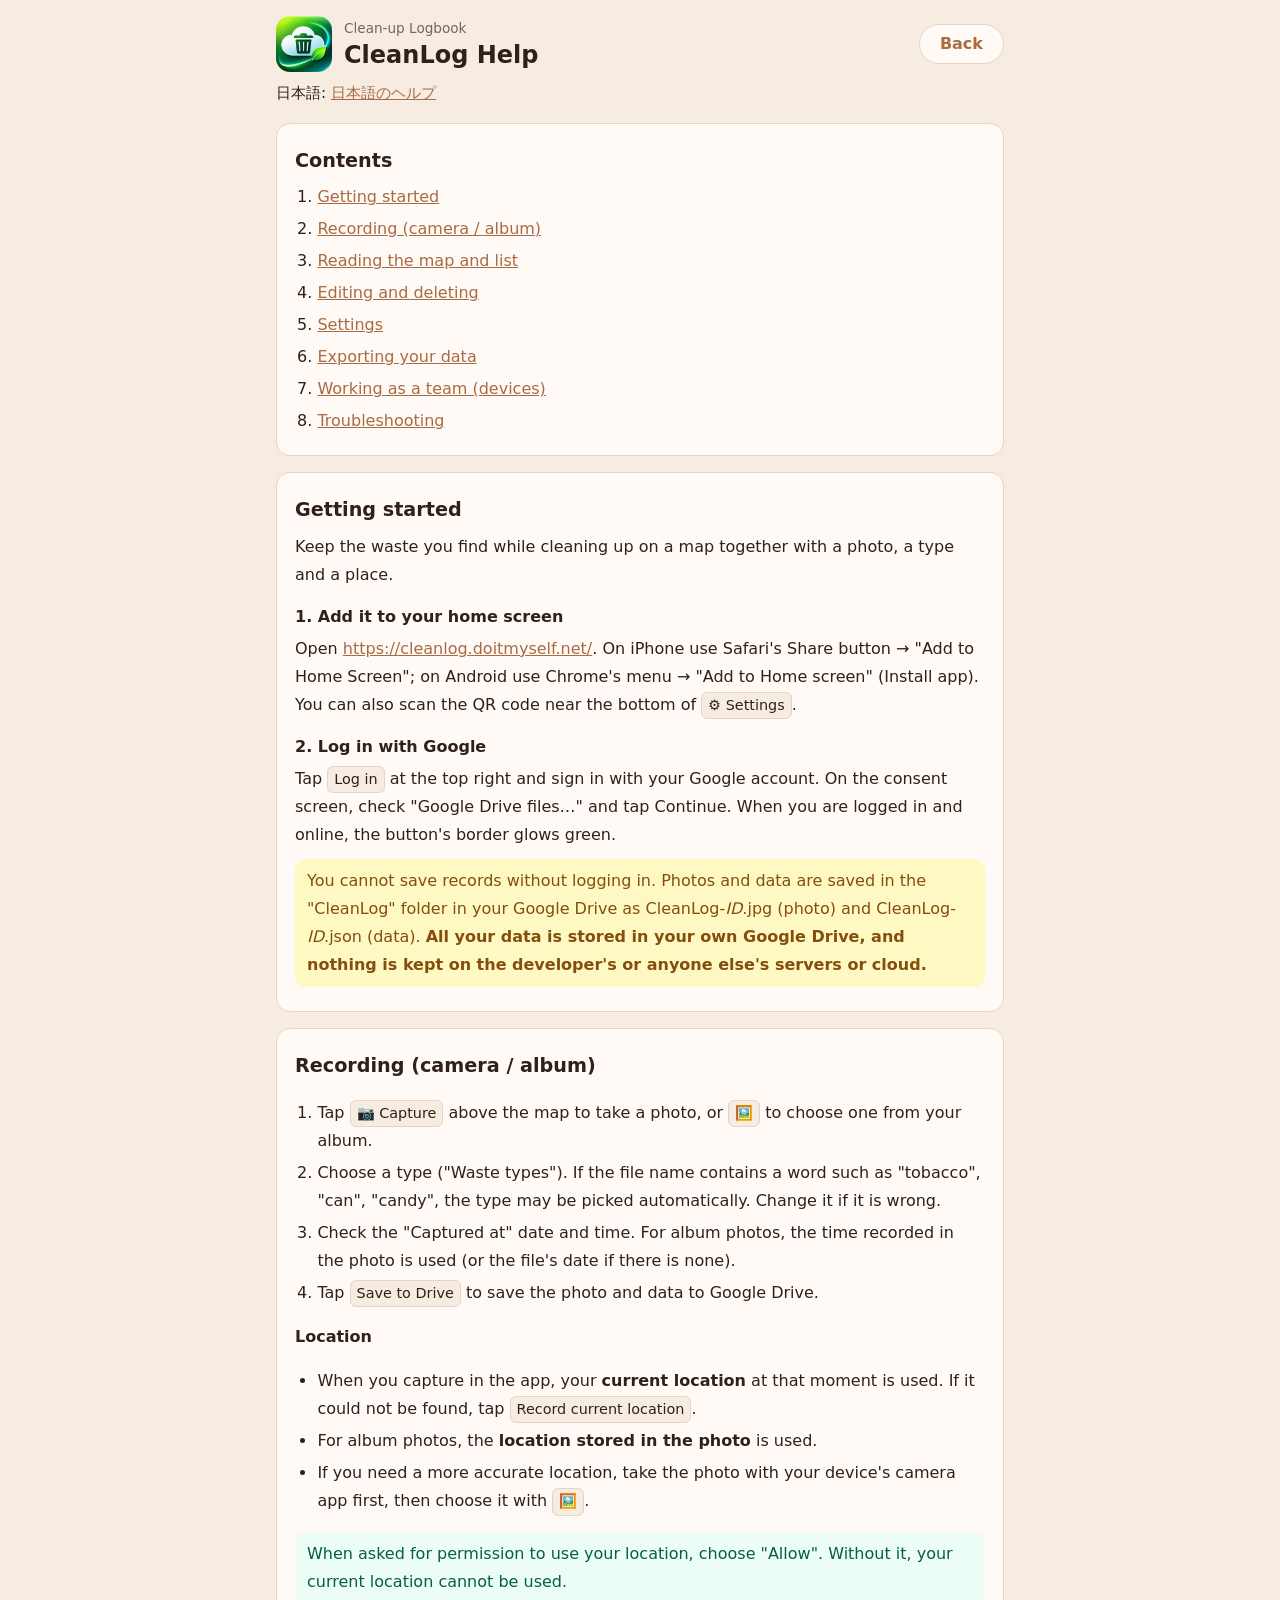
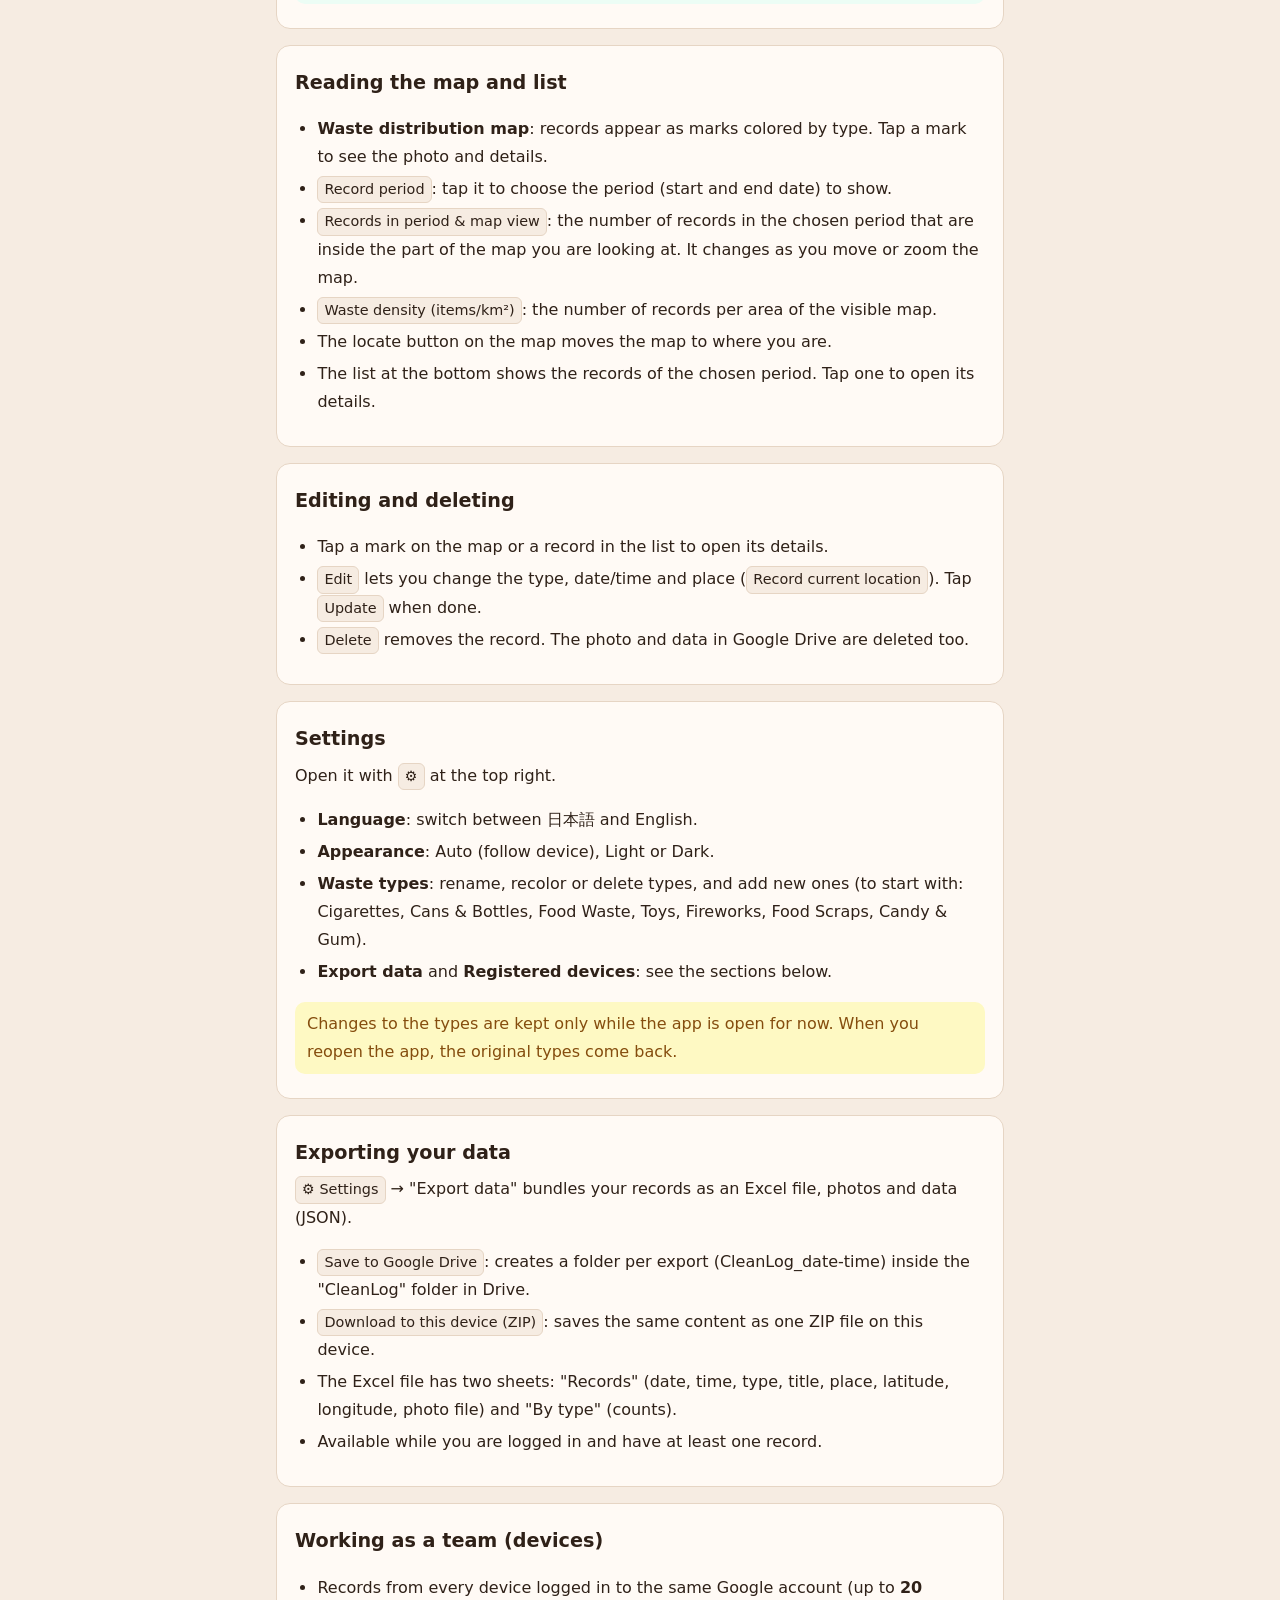
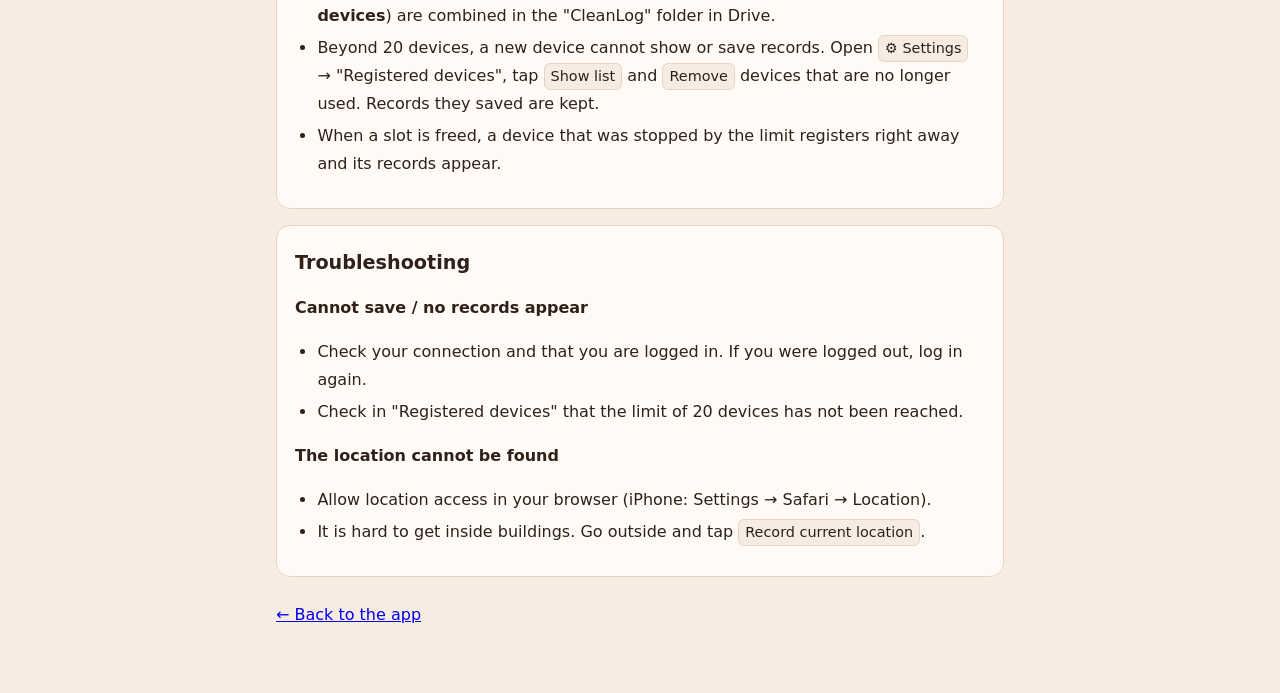
<file: help.html>
<!doctype html>
<html lang="ja">
  <head>
    <meta charset="UTF-8" />
    <meta name="viewport" content="width=device-width, initial-scale=1.0" />
    <title>ヘルプ / Help — CleanLog</title>
    <link rel="icon" href="./icons/favicon.ico" sizes="48x48" />
    <style>
      :root {
        --bg: #f6ece2;
        --card: #fffaf5;
        --text: #2f2118;
        --muted: #7a6455;
        --border: #e6d5c4;
        --accent: #a86b43;
        --tip-bg: #ecfdf5;
        --tip-text: #065f46;
        --note-bg: #fef9c3;
        --note-text: #854d0e;
        color-scheme: light dark;
      }
      @media (prefers-color-scheme: dark) {
        :root:not([data-theme='light']) {
          --bg: #17110e;
        --card: #241a15;
        --text: #f3e8de;
        --muted: #b29d8d;
        --border: #3b2d25;
        --accent: #e0b08a;
          --tip-bg: #052e16;
          --tip-text: #a7f3d0;
          --note-bg: #422006;
          --note-text: #fde68a;
        }
      }
      :root[data-theme='dark'] {
        --bg: #17110e;
        --card: #241a15;
        --text: #f3e8de;
        --muted: #b29d8d;
        --border: #3b2d25;
        --accent: #e0b08a;
        --tip-bg: #052e16;
        --tip-text: #a7f3d0;
        --note-bg: #422006;
        --note-text: #fde68a;
      }
      :root[data-theme='light'] { color-scheme: light; }
      :root[data-theme='dark'] { color-scheme: dark; }
      * { box-sizing: border-box; }
      body {
        margin: 0;
        background: var(--bg);
        color: var(--text);
        font-family: system-ui, -apple-system, 'Segoe UI', 'Hiragino Sans', 'Noto Sans JP', sans-serif;
        line-height: 1.75;
        overflow-wrap: anywhere;
      }
      main { max-width: 760px; margin: 0 auto; padding: 16px 16px 64px; }
      /* 「戻る」ボタン。タイトルと同じ行の右端に置く */
      .back-button {
        flex: none;
        margin-left: auto;
        font: inherit;
        font-weight: 700;
        min-height: 40px;
        padding: 0 20px;
        border: 1px solid var(--border);
        border-radius: 999px;
        background: var(--card);
        color: var(--accent);
        cursor: pointer;
        touch-action: manipulation;
      }
      .back-button:hover { border-color: var(--accent); }
      .back-button:focus-visible { outline: 2px solid var(--accent); outline-offset: 2px; }
      header { display: flex; align-items: center; gap: 12px; margin-bottom: 8px; }
      header img { width: 56px; height: 56px; border-radius: 14px; }
      header > div { min-width: 0; }
      h1 { font-size: 1.5rem; margin: 0; line-height: 1.3; }
      .lang-switch { margin: 8px 0 16px; font-size: 0.95rem; }
      .lang-switch a { color: var(--accent); }
      nav.toc, section {
        background: var(--card);
        border: 1px solid var(--border);
        border-radius: 14px;
        padding: 6px 18px 14px;
        margin-bottom: 16px;
      }
      nav.toc ol { padding-left: 1.4em; margin: 6px 0; }
      nav.toc a, section a { color: var(--accent); }
      h2 { font-size: 1.2rem; margin: 14px 0 6px; }
      h3 { font-size: 1rem; margin: 14px 0 4px; }
      p, li { margin: 4px 0; }
      ul, ol { padding-left: 1.4em; }
      .tip, .note { border-radius: 10px; padding: 8px 12px; margin: 10px 0; }
      .tip { background: var(--tip-bg); color: var(--tip-text); }
      .note { background: var(--note-bg); color: var(--note-text); }
      kbd {
        display: inline-block;
        padding: 0 6px;
        border: 1px solid var(--border);
        border-radius: 6px;
        background: var(--bg);
        font: inherit;
        font-size: 0.9em;
        white-space: nowrap;
      }
      /* 選んだ言語のヘルプだけを表示する（下のスクリプトで切り替える） */
      [hidden] { display: none !important; }
      .back { display: inline-block; margin-top: 8px; }
    </style>
  </head>
  <body>
    <main>

      <div id="ja" lang="ja">
        <header>
          <img src="./icons/icon-192.png" alt="" />
          <div>
            <div style="color: var(--muted); font-size: 0.85rem">ゴミ拾い記録帳</div>
            <h1>CleanLog ヘルプ</h1>
          </div>
          <button type="button" class="back-button">戻る</button>
        </header>
        <p class="lang-switch">English: <a href="?lang=en">Help in English</a></p>

        <nav class="toc" aria-label="目次">
          <h2>目次</h2>
          <ol>
            <li><a href="#ja-start">はじめに（最初の準備）</a></li>
            <li><a href="#ja-record">記録する（撮影・アルバム）</a></li>
            <li><a href="#ja-map">地図と一覧の見かた</a></li>
            <li><a href="#ja-edit">記録を直す・消す</a></li>
            <li><a href="#ja-settings">設定</a></li>
            <li><a href="#ja-export">データのエクスポート</a></li>
            <li><a href="#ja-team">複数人で使う（端末の管理）</a></li>
            <li><a href="#ja-trouble">困ったとき</a></li>
          </ol>
        </nav>

        <section id="ja-start">
          <h2>はじめに（最初の準備）</h2>
          <p>ゴミ拾いで見つけたごみを、写真・種類・場所と一緒に地図に残すアプリです。</p>
          <h3>① ホーム画面に追加する</h3>
          <p>
            <a href="https://cleanlog.doitmyself.net/">https://cleanlog.doitmyself.net/</a> を開き、iPhone は Safari の共有ボタン →「ホーム画面に追加」、Android は Chrome のメニュー →「ホーム画面に追加」（アプリをインストール）で、アプリと同じように使えます。
            <kbd>⚙ 設定</kbd> の下の方にある QR コードを、スマートフォンで読み取っても開けます。
          </p>
          <h3>② Google にログインする</h3>
          <p>
            右上の <kbd>ログイン</kbd> を押し、Google アカウントでログインします。確認画面では「Google ドライブのファイル…」にチェックを入れて「続行」を押してください。
            ログインできると、ボタンの縁が<strong>緑にふわっと光ります</strong>（オンラインで使える状態）。
          </p>
          <div class="note">
            ログインしないと、記録を保存できません。写真とデータは、あなたの Google ドライブの「CleanLog」フォルダーに、CleanLog-<em>ID</em>.jpg（写真）と CleanLog-<em>ID</em>.json（データ）として保存されます。<strong>データはすべて、あなた自身の Google ドライブに保存され、開発者や他社のサーバー・クラウドには残りません。</strong>
          </div>
        </section>

        <section id="ja-record">
          <h2>記録する（撮影・アルバム）</h2>
          <ol>
            <li>地図の上の <kbd>📷 撮影</kbd> を押して撮影するか、<kbd>🖼️</kbd> でアルバムの写真を選びます。</li>
            <li>「ごみの種類」を選びます。ファイル名に「タバコ」「缶」「candy」「toy」などのことばが入っていると、種類が自動で選ばれることがあります。違っていたら選び直してください。</li>
            <li>「撮影日時」を確認します。アルバムの写真は、写真に記録された撮影日時が入ります（無ければファイルの日時）。</li>
            <li><kbd>Drive に保存</kbd> を押すと、写真とデータが Google ドライブに保存されます。</li>
          </ol>
          <h3>場所（位置情報）</h3>
          <ul>
            <li>アプリで撮影したときは、撮影した時点の<strong>現在地</strong>が入ります。場所が取れなかったときは <kbd>現在位置を記録</kbd> を押してください。</li>
            <li>アルバムの写真は、<strong>写真に記録された位置</strong>が入ります。</li>
            <li>より正確な位置が必要なときは、端末のカメラアプリで撮影してから、<kbd>🖼️</kbd> でその写真を選びます。</li>
          </ul>
          <div class="tip">位置情報の許可を求められたら「許可」を選んでください。許可しないと、現在地が使えません。</div>
        </section>

        <section id="ja-map">
          <h2>地図と一覧の見かた</h2>
          <ul>
            <li><strong>ごみ分布マップ</strong>: 記録が、ごみの種類ごとの色のマークで表示されます。マークを押すと、写真と内容が見られます。</li>
            <li><kbd>記録期間</kbd>: 押すと、表示する期間（開始日・終了日）を選べます。</li>
            <li><kbd>期間/地図中の数</kbd>: 選んだ期間の中で、いま地図に見えている範囲にある記録の数です。地図を動かしたり拡大したりすると変わります。</li>
            <li><kbd>ごみ密度（個/km²）</kbd>: 地図に見えている範囲の面積あたりの、記録の数です。</li>
            <li>地図の現在地ボタンで、いまいる場所に地図を動かせます。</li>
            <li>下の「最近の記録」の一覧に、選んだ期間の記録が並びます。押すと詳細が開きます。</li>
          </ul>
        </section>

        <section id="ja-edit">
          <h2>記録を直す・消す</h2>
          <ul>
            <li>地図のマークまたは一覧の記録を押して、詳細を開きます。</li>
            <li><kbd>編集</kbd> で、種類・日時・場所（<kbd>現在位置を記録</kbd>）を直せます。直したら <kbd>更新</kbd> を押します。</li>
            <li><kbd>削除</kbd> で、その記録を消します。Google ドライブの写真とデータも削除されます。</li>
          </ul>
        </section>

        <section id="ja-settings">
          <h2>設定</h2>
          <p>右上の <kbd>⚙</kbd> から開きます。</p>
          <ul>
            <li><strong>言語 / Language</strong>: 日本語と English を切り替えます。</li>
            <li><strong>画面の配色</strong>: 自動（端末の設定に合わせる）・ライト・ダーク。</li>
            <li><strong>ごみの種類</strong>: 種類の名前・色の変更、削除、新しい種類の追加ができます（初めは タバコ、缶・瓶、生ごみ、おもちゃ、花火、食べかす、飴・ガム）。</li>
            <li><strong>データのエクスポート</strong>・<strong>登録済みの端末</strong>: 下の各項目を見てください。</li>
          </ul>
          <div class="note">種類の追加・変更は、いまのところ、アプリを開いている間だけ有効です。アプリを開き直すと、最初の種類に戻ります。</div>
        </section>

        <section id="ja-export">
          <h2>データのエクスポート</h2>
          <p><kbd>⚙ 設定</kbd> →「データのエクスポート」で、記録を Excel・写真・データ（JSON）にまとめて書き出せます。</p>
          <ul>
            <li><kbd>Google Drive に保存</kbd>: ドライブの「CleanLog」フォルダーの中に、書き出しごとのフォルダー（CleanLog_日付-時刻）を作って保存します。</li>
            <li><kbd>この端末にダウンロード（ZIP）</kbd>: 同じ内容を ZIP 1つにまとめて、この端末に保存します。</li>
            <li>Excel には「記録」（日付・時刻・種類・タイトル・場所・緯度・経度・写真ファイル）と、「種類別」の件数の2つのシートが入ります。</li>
            <li>ログインしていて、記録が1件以上あるときに使えます。</li>
          </ul>
        </section>

        <section id="ja-team">
          <h2>複数人で使う（端末の管理）</h2>
          <ul>
            <li>同じ Google アカウントでログインした端末（<strong>最大20台</strong>）の記録は、ドライブの「CleanLog」フォルダーに集約されます。</li>
            <li>20台を超えると、新しい端末では記録を表示・保存できません。<kbd>⚙ 設定</kbd> →「登録済みの端末」で <kbd>一覧を表示</kbd> を押し、使わなくなった端末を <kbd>解除</kbd> してください。解除した端末が保存した記録は残ります。</li>
            <li>解除して枠が空くと、上限で止まっていた端末は、その場で登録され、記録が表示されます。</li>
          </ul>
        </section>

        <section id="ja-trouble">
          <h2>困ったとき</h2>
          <h3>保存できない・記録が出てこない</h3>
          <ul>
            <li>通信状況と、ログインしているかを確認します。ログインが切れているときは、もう一度ログインしてください。</li>
            <li>端末の上限（20台）に達していないか、「登録済みの端末」で確認します。</li>
          </ul>
          <h3>場所が取れない</h3>
          <ul>
            <li>ブラウザの位置情報を「許可」にします（iPhone は「設定」→ Safari →「位置情報」）。</li>
            <li>建物の中では取れにくいので、外に出て <kbd>現在位置を記録</kbd> を押します。</li>
          </ul>
        </section>
        <a class="back" href="./">← アプリに戻る</a>
      </div>

      <div id="en" class="en" lang="en">
        <header>
          <img src="./icons/icon-192.png" alt="" />
          <div>
            <div style="color: var(--muted); font-size: 0.85rem">Clean-up Logbook</div>
            <h1>CleanLog Help</h1>
          </div>
          <button type="button" class="back-button">戻る</button>
        </header>
        <p class="lang-switch">日本語: <a href="?lang=ja">日本語のヘルプ</a></p>

        <nav class="toc" aria-label="Contents">
          <h2>Contents</h2>
          <ol>
            <li><a href="#en-start">Getting started</a></li>
            <li><a href="#en-record">Recording (camera / album)</a></li>
            <li><a href="#en-map">Reading the map and list</a></li>
            <li><a href="#en-edit">Editing and deleting</a></li>
            <li><a href="#en-settings">Settings</a></li>
            <li><a href="#en-export">Exporting your data</a></li>
            <li><a href="#en-team">Working as a team (devices)</a></li>
            <li><a href="#en-trouble">Troubleshooting</a></li>
          </ol>
        </nav>

        <section id="en-start">
          <h2>Getting started</h2>
          <p>Keep the waste you find while cleaning up on a map together with a photo, a type and a place.</p>
          <h3>1. Add it to your home screen</h3>
          <p>
            Open <a href="https://cleanlog.doitmyself.net/">https://cleanlog.doitmyself.net/</a>. On iPhone use Safari's Share button → "Add to Home Screen"; on Android use Chrome's menu → "Add to Home screen" (Install app). You can also scan the QR code near the bottom of <kbd>⚙ Settings</kbd>.
          </p>
          <h3>2. Log in with Google</h3>
          <p>
            Tap <kbd>Log in</kbd> at the top right and sign in with your Google account. On the consent screen, check "Google Drive files…" and tap Continue. When you are logged in and online, the button's border glows green.
          </p>
          <div class="note">
            You cannot save records without logging in. Photos and data are saved in the "CleanLog" folder in your Google Drive as CleanLog-<em>ID</em>.jpg (photo) and CleanLog-<em>ID</em>.json (data). <strong>All your data is stored in your own Google Drive, and nothing is kept on the developer's or anyone else's servers or cloud.</strong>
          </div>
        </section>

        <section id="en-record">
          <h2>Recording (camera / album)</h2>
          <ol>
            <li>Tap <kbd>📷 Capture</kbd> above the map to take a photo, or <kbd>🖼️</kbd> to choose one from your album.</li>
            <li>Choose a type ("Waste types"). If the file name contains a word such as "tobacco", "can", "candy", the type may be picked automatically. Change it if it is wrong.</li>
            <li>Check the "Captured at" date and time. For album photos, the time recorded in the photo is used (or the file's date if there is none).</li>
            <li>Tap <kbd>Save to Drive</kbd> to save the photo and data to Google Drive.</li>
          </ol>
          <h3>Location</h3>
          <ul>
            <li>When you capture in the app, your <strong>current location</strong> at that moment is used. If it could not be found, tap <kbd>Record current location</kbd>.</li>
            <li>For album photos, the <strong>location stored in the photo</strong> is used.</li>
            <li>If you need a more accurate location, take the photo with your device's camera app first, then choose it with <kbd>🖼️</kbd>.</li>
          </ul>
          <div class="tip">When asked for permission to use your location, choose "Allow". Without it, your current location cannot be used.</div>
        </section>

        <section id="en-map">
          <h2>Reading the map and list</h2>
          <ul>
            <li><strong>Waste distribution map</strong>: records appear as marks colored by type. Tap a mark to see the photo and details.</li>
            <li><kbd>Record period</kbd>: tap it to choose the period (start and end date) to show.</li>
            <li><kbd>Records in period &amp; map view</kbd>: the number of records in the chosen period that are inside the part of the map you are looking at. It changes as you move or zoom the map.</li>
            <li><kbd>Waste density (items/km²)</kbd>: the number of records per area of the visible map.</li>
            <li>The locate button on the map moves the map to where you are.</li>
            <li>The list at the bottom shows the records of the chosen period. Tap one to open its details.</li>
          </ul>
        </section>

        <section id="en-edit">
          <h2>Editing and deleting</h2>
          <ul>
            <li>Tap a mark on the map or a record in the list to open its details.</li>
            <li><kbd>Edit</kbd> lets you change the type, date/time and place (<kbd>Record current location</kbd>). Tap <kbd>Update</kbd> when done.</li>
            <li><kbd>Delete</kbd> removes the record. The photo and data in Google Drive are deleted too.</li>
          </ul>
        </section>

        <section id="en-settings">
          <h2>Settings</h2>
          <p>Open it with <kbd>⚙</kbd> at the top right.</p>
          <ul>
            <li><strong>Language</strong>: switch between 日本語 and English.</li>
            <li><strong>Appearance</strong>: Auto (follow device), Light or Dark.</li>
            <li><strong>Waste types</strong>: rename, recolor or delete types, and add new ones (to start with: Cigarettes, Cans & Bottles, Food Waste, Toys, Fireworks, Food Scraps, Candy & Gum).</li>
            <li><strong>Export data</strong> and <strong>Registered devices</strong>: see the sections below.</li>
          </ul>
          <div class="note">Changes to the types are kept only while the app is open for now. When you reopen the app, the original types come back.</div>
        </section>

        <section id="en-export">
          <h2>Exporting your data</h2>
          <p><kbd>⚙ Settings</kbd> → "Export data" bundles your records as an Excel file, photos and data (JSON).</p>
          <ul>
            <li><kbd>Save to Google Drive</kbd>: creates a folder per export (CleanLog_date-time) inside the "CleanLog" folder in Drive.</li>
            <li><kbd>Download to this device (ZIP)</kbd>: saves the same content as one ZIP file on this device.</li>
            <li>The Excel file has two sheets: "Records" (date, time, type, title, place, latitude, longitude, photo file) and "By type" (counts).</li>
            <li>Available while you are logged in and have at least one record.</li>
          </ul>
        </section>

        <section id="en-team">
          <h2>Working as a team (devices)</h2>
          <ul>
            <li>Records from every device logged in to the same Google account (up to <strong>20 devices</strong>) are combined in the "CleanLog" folder in Drive.</li>
            <li>Beyond 20 devices, a new device cannot show or save records. Open <kbd>⚙ Settings</kbd> → "Registered devices", tap <kbd>Show list</kbd> and <kbd>Remove</kbd> devices that are no longer used. Records they saved are kept.</li>
            <li>When a slot is freed, a device that was stopped by the limit registers right away and its records appear.</li>
          </ul>
        </section>

        <section id="en-trouble">
          <h2>Troubleshooting</h2>
          <h3>Cannot save / no records appear</h3>
          <ul>
            <li>Check your connection and that you are logged in. If you were logged out, log in again.</li>
            <li>Check in "Registered devices" that the limit of 20 devices has not been reached.</li>
          </ul>
          <h3>The location cannot be found</h3>
          <ul>
            <li>Allow location access in your browser (iPhone: Settings → Safari → Location).</li>
            <li>It is hard to get inside buildings. Go outside and tap <kbd>Record current location</kbd>.</li>
          </ul>
        </section>
        <a class="back" href="./">← Back to the app</a>
      </div>
    </main>
    <script>
      // アプリの配色（設定で選んだライト／ダーク）を反映する。「自動」のときは、端末の設定に合わせる
      ;(function () {
        try {
          var pref = localStorage.getItem('cleanlog-theme')
          if (pref === 'light' || pref === 'dark') document.documentElement.setAttribute('data-theme', pref)
        } catch (e) {}
      })()
      // アプリの言語（?lang=ja / ?lang=en）のヘルプだけを表示する。指定が無ければ、アプリで選んだ言語、端末の言語の順で決める
      ;(function () {
        var param = new URLSearchParams(location.search).get('lang')
        var hash = location.hash.replace('#', '')
        var saved = null
        try { saved = localStorage.getItem('cleanlog-language') } catch (e) {}
        var lang = param === 'en' || param === 'ja' ? param : hash === 'en' || hash === 'ja' ? hash : saved === 'en' || saved === 'ja' ? saved : null
        if (!lang) lang = (navigator.language || '').toLowerCase().indexOf('ja') === 0 ? 'ja' : 'en'
        document.getElementById(lang === 'en' ? 'ja' : 'en').hidden = true
        document.documentElement.lang = lang
        document.title = lang === 'en' ? 'Help — CleanLog' : 'ヘルプ — CleanLog'

        // 右上の「戻る」。別のタブで開いている時は、そのタブを閉じて元のアプリの画面に戻る。
        // タブを閉じられない時（同じタブで開いた時・iPhone など）は、アプリの画面に移る
        var backs = document.querySelectorAll('.back-button')
        for (var i = 0; i < backs.length; i++) {
          backs[i].textContent = lang === 'en' ? 'Back' : '戻る'
          backs[i].addEventListener('click', function () {
            window.close()
            setTimeout(function () {
              location.href = './'
            }, 250)
          })
        }
      })()
    </script>
  </body>
</html>
</file>
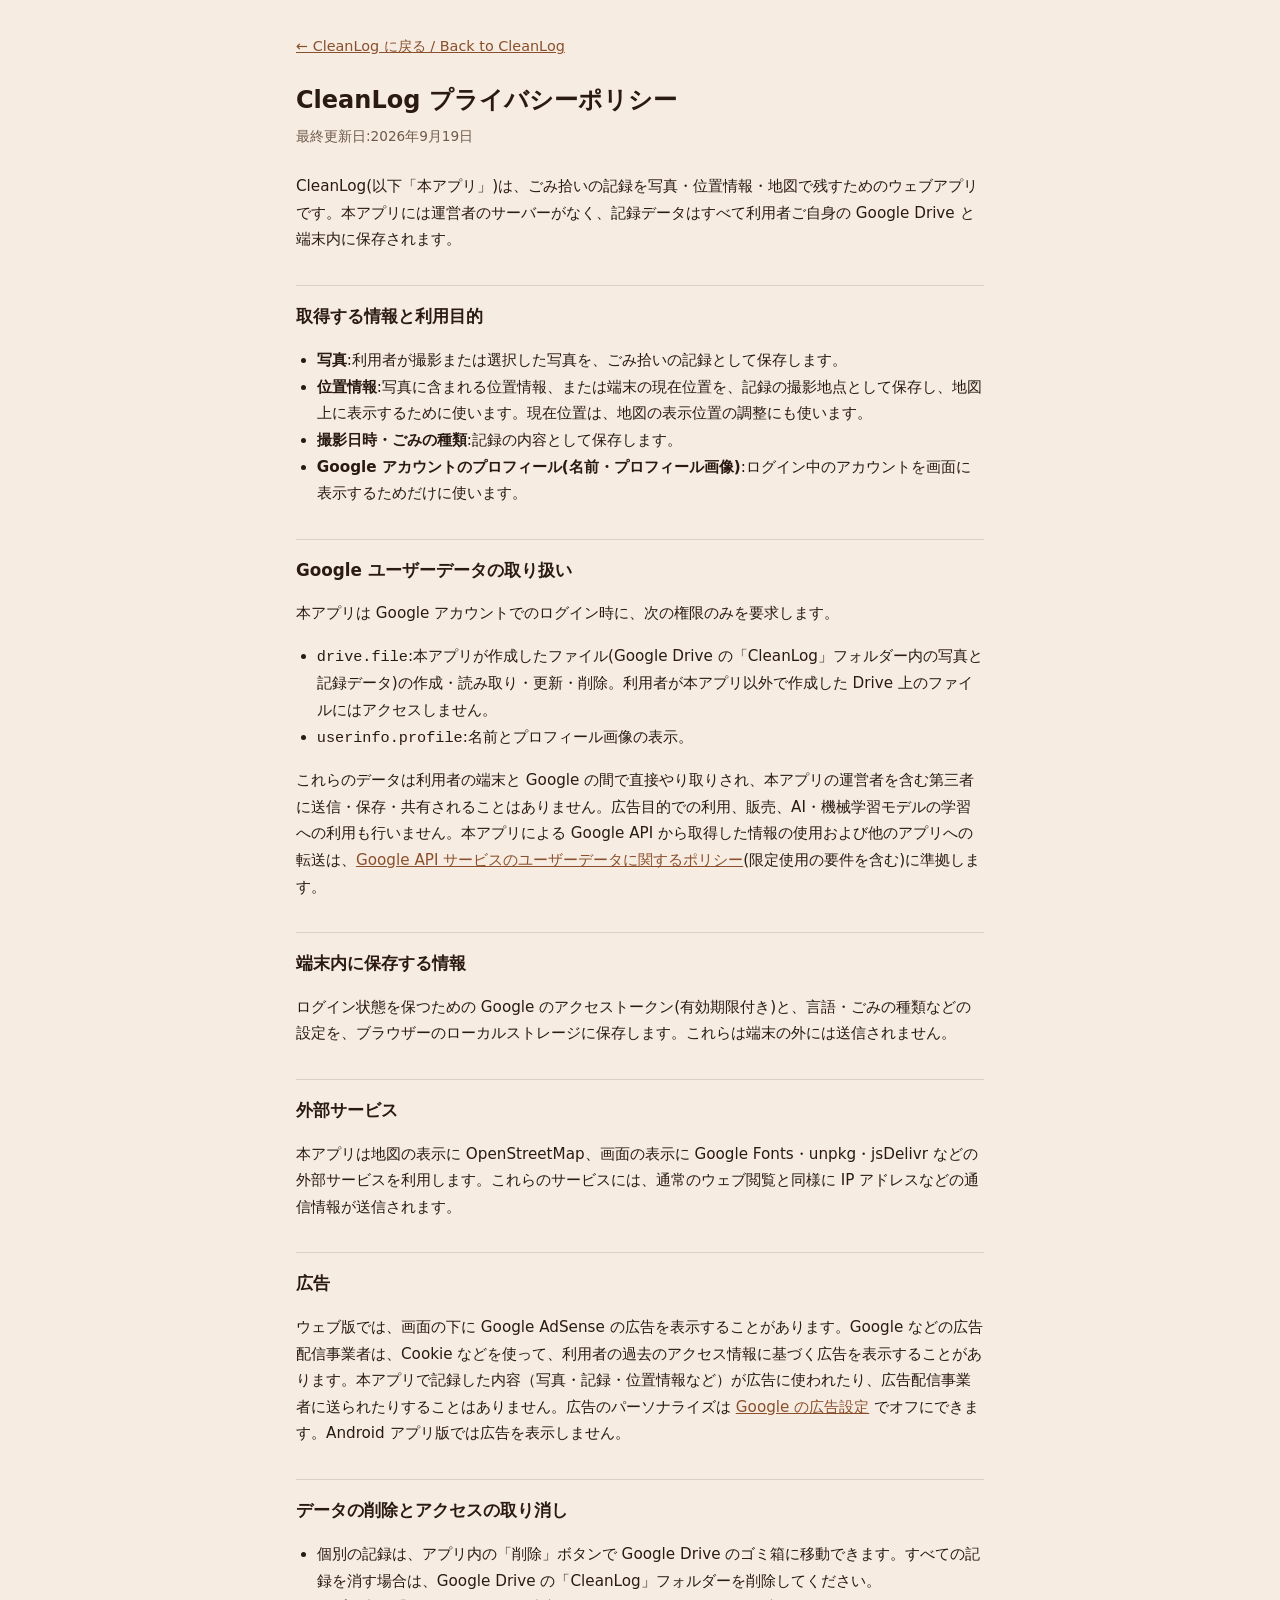
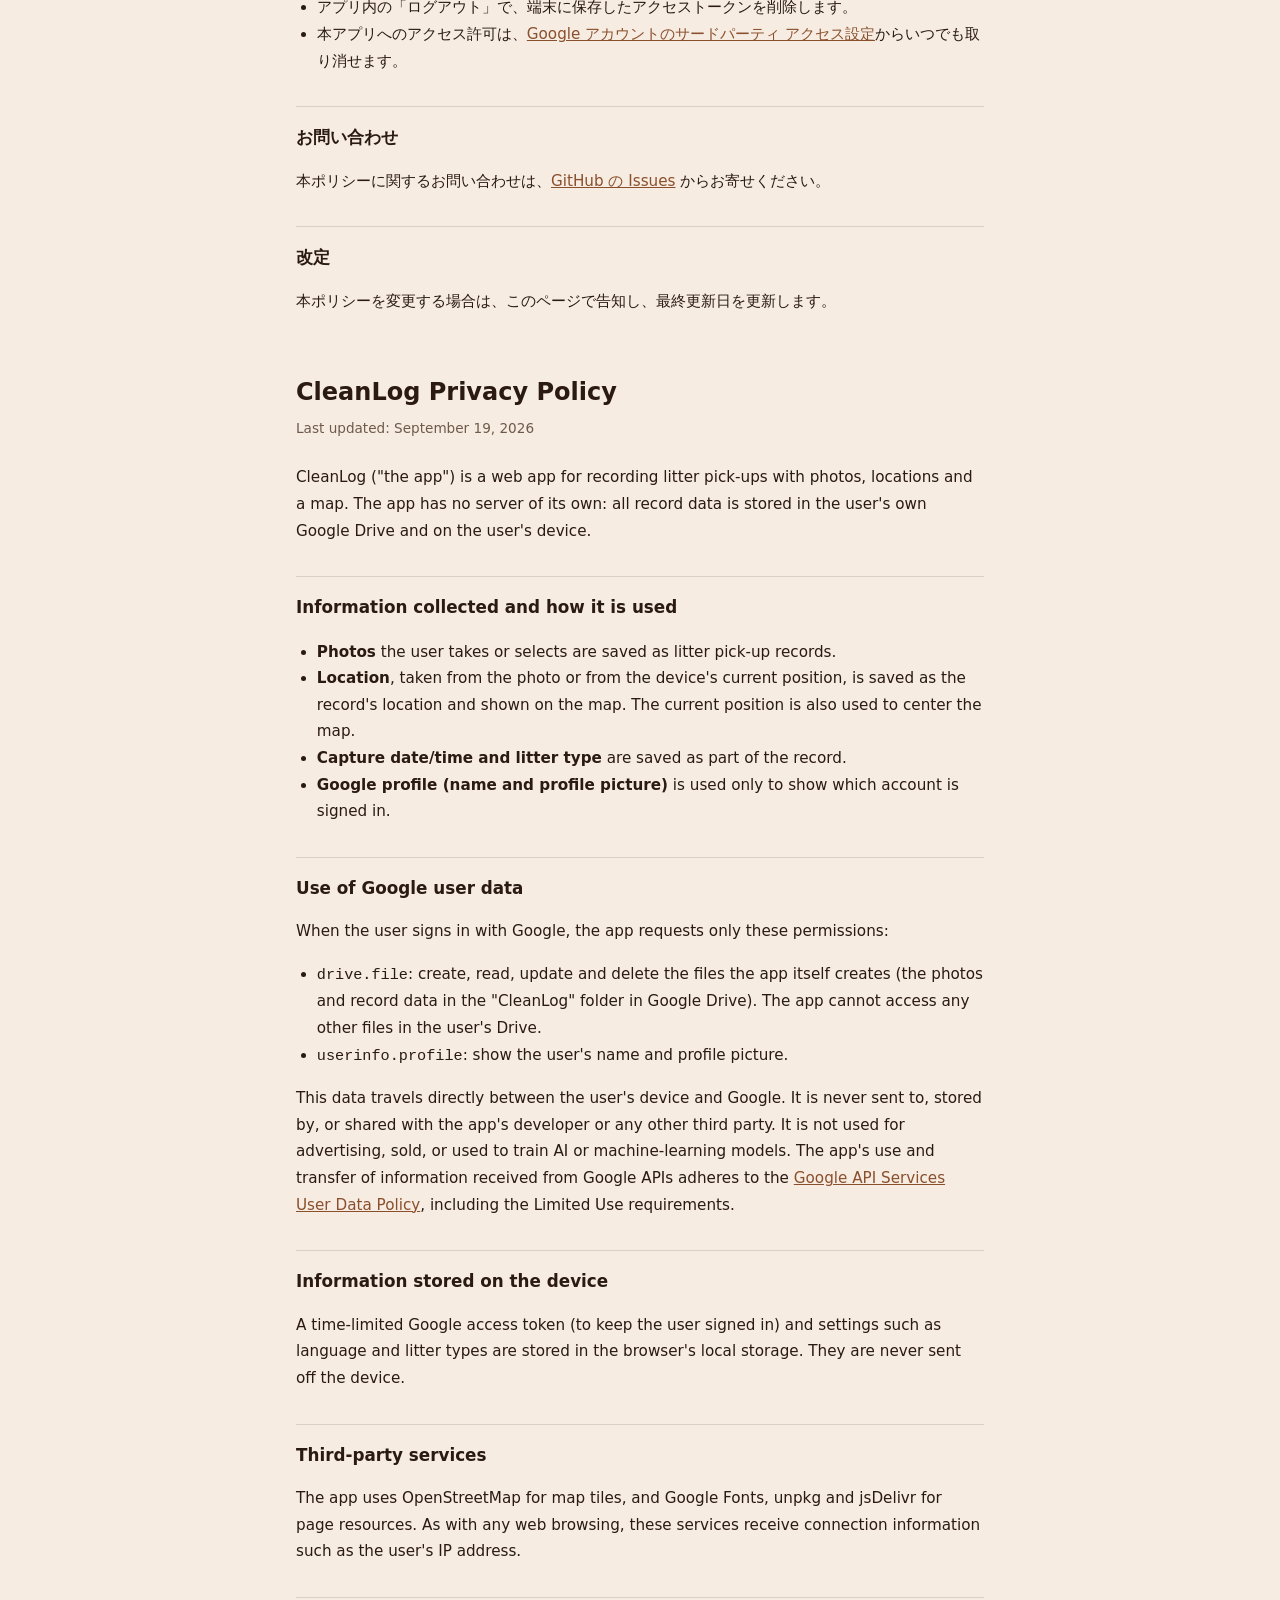
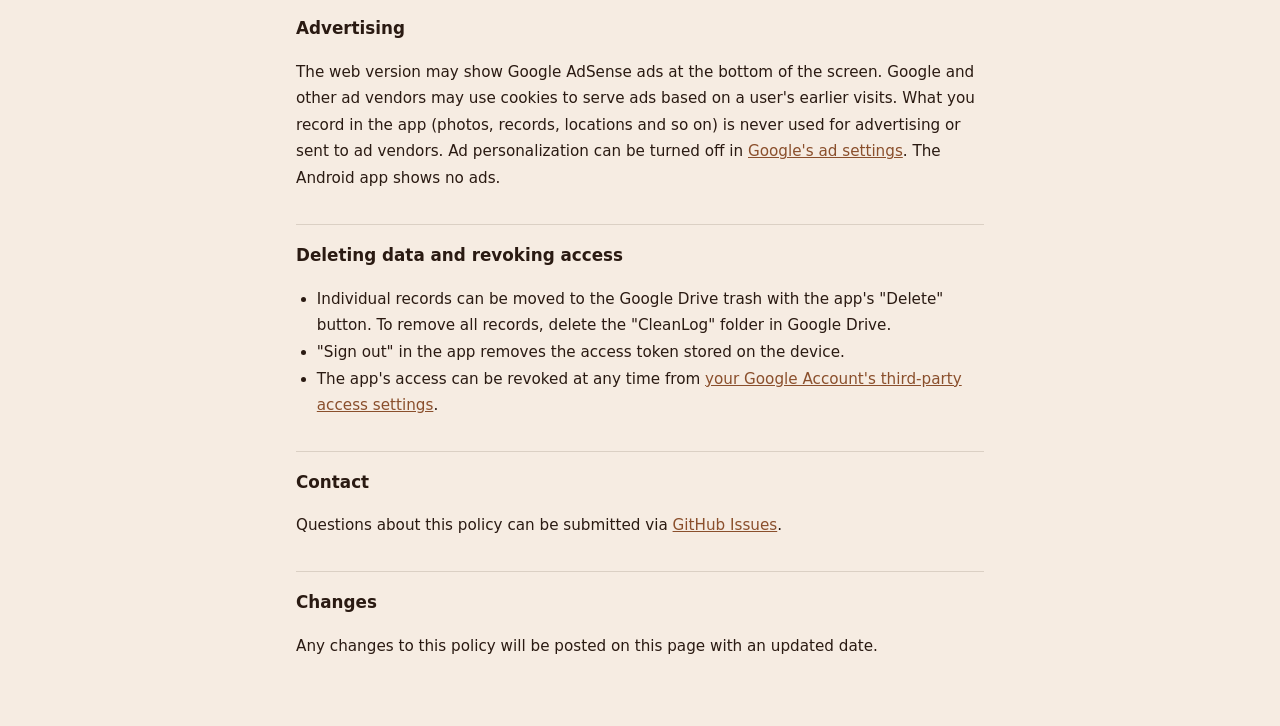
<file: privacy.html>
<!DOCTYPE html>
<html lang="ja">
  <head>
    <meta charset="UTF-8" />
    <meta name="viewport" content="width=device-width, initial-scale=1.0" />
    <title>CleanLog プライバシーポリシー</title>
    <link rel="icon" type="image/png" sizes="32x32" href="icons/icon-32.png" />
    <meta name="theme-color" content="#17110e" />
    <style>
      :root {
        --bg: #17110e;
        --surface: #241914;
        --text: #fff8f1;
        --muted: #c2aa98;
        --line: rgba(255, 235, 218, 0.14);
        --accent: #e1a43a;
      }
      /* アプリの設定で選んだ配色（ライト/ダーク）に合わせる。自動の時は端末の設定に従う */
      :root[data-theme='light'] {
        --bg: #f6ece2;
        --surface: #ffffff;
        --text: #2a1a12;
        --muted: #6f5a4a;
        --line: rgba(60, 35, 20, 0.14);
        --accent: #8a4f2c;
      }
      @media (prefers-color-scheme: light) {
        :root:not([data-theme]) {
          --bg: #f6ece2;
          --surface: #ffffff;
          --text: #2a1a12;
          --muted: #6f5a4a;
          --line: rgba(60, 35, 20, 0.14);
          --accent: #8a4f2c;
        }
      }
      * { box-sizing: border-box; }
      body {
        margin: 0;
        background: var(--bg);
        color: var(--text);
        font-family: "Noto Sans JP", system-ui, sans-serif;
        line-height: 1.75;
      }
      main {
        width: min(100%, 720px);
        margin: 0 auto;
        padding: 32px 16px 56px;
      }
      h1 { font-size: 1.5rem; margin: 0 0 4px; }
      h2 {
        font-size: 1.05rem;
        margin: 32px 0 8px;
        padding-top: 16px;
        border-top: 1px solid var(--line);
      }
      p, li { font-size: 0.95rem; }
      ul { padding-left: 1.3em; }
      .meta { color: var(--muted); font-size: 0.85rem; margin: 0 0 24px; }
      .lang-section { margin-top: 56px; }
      a { color: var(--accent); overflow-wrap: anywhere; }
      .back { display: inline-block; margin-bottom: 20px; font-size: 0.9rem; }
    </style>
    <script>
      try {
        var theme = localStorage.getItem('cleanlog-theme');
        if (theme === 'light' || theme === 'dark') document.documentElement.setAttribute('data-theme', theme);
      } catch (e) {}
    </script>
  </head>
  <body>
    <main>
      <a class="back" href="./">← CleanLog に戻る / Back to CleanLog</a>

      <section lang="ja">
        <h1>CleanLog プライバシーポリシー</h1>
        <p class="meta">最終更新日:2026年9月19日</p>

        <p>CleanLog(以下「本アプリ」)は、ごみ拾いの記録を写真・位置情報・地図で残すためのウェブアプリです。本アプリには運営者のサーバーがなく、記録データはすべて利用者ご自身の Google Drive と端末内に保存されます。</p>

        <h2>取得する情報と利用目的</h2>
        <ul>
          <li><strong>写真</strong>:利用者が撮影または選択した写真を、ごみ拾いの記録として保存します。</li>
          <li><strong>位置情報</strong>:写真に含まれる位置情報、または端末の現在位置を、記録の撮影地点として保存し、地図上に表示するために使います。現在位置は、地図の表示位置の調整にも使います。</li>
          <li><strong>撮影日時・ごみの種類</strong>:記録の内容として保存します。</li>
          <li><strong>Google アカウントのプロフィール(名前・プロフィール画像)</strong>:ログイン中のアカウントを画面に表示するためだけに使います。</li>
        </ul>

        <h2>Google ユーザーデータの取り扱い</h2>
        <p>本アプリは Google アカウントでのログイン時に、次の権限のみを要求します。</p>
        <ul>
          <li><code>drive.file</code>:本アプリが作成したファイル(Google Drive の「CleanLog」フォルダー内の写真と記録データ)の作成・読み取り・更新・削除。利用者が本アプリ以外で作成した Drive 上のファイルにはアクセスしません。</li>
          <li><code>userinfo.profile</code>:名前とプロフィール画像の表示。</li>
        </ul>
        <p>これらのデータは利用者の端末と Google の間で直接やり取りされ、本アプリの運営者を含む第三者に送信・保存・共有されることはありません。広告目的での利用、販売、AI・機械学習モデルの学習への利用も行いません。本アプリによる Google API から取得した情報の使用および他のアプリへの転送は、<a href="https://developers.google.com/terms/api-services-user-data-policy" target="_blank" rel="noopener">Google API サービスのユーザーデータに関するポリシー</a>(限定使用の要件を含む)に準拠します。</p>

        <h2>端末内に保存する情報</h2>
        <p>ログイン状態を保つための Google のアクセストークン(有効期限付き)と、言語・ごみの種類などの設定を、ブラウザーのローカルストレージに保存します。これらは端末の外には送信されません。</p>

        <h2>外部サービス</h2>
        <p>本アプリは地図の表示に OpenStreetMap、画面の表示に Google Fonts・unpkg・jsDelivr などの外部サービスを利用します。これらのサービスには、通常のウェブ閲覧と同様に IP アドレスなどの通信情報が送信されます。</p>

        <h2>広告</h2>
        <p>ウェブ版では、画面の下に Google AdSense の広告を表示することがあります。Google などの広告配信事業者は、Cookie などを使って、利用者の過去のアクセス情報に基づく広告を表示することがあります。本アプリで記録した内容（写真・記録・位置情報など）が広告に使われたり、広告配信事業者に送られたりすることはありません。広告のパーソナライズは <a href="https://adssettings.google.com" target="_blank" rel="noopener">Google の広告設定</a> でオフにできます。Android アプリ版では広告を表示しません。</p>
        <h2>データの削除とアクセスの取り消し</h2>
        <ul>
          <li>個別の記録は、アプリ内の「削除」ボタンで Google Drive のゴミ箱に移動できます。すべての記録を消す場合は、Google Drive の「CleanLog」フォルダーを削除してください。</li>
          <li>アプリ内の「ログアウト」で、端末に保存したアクセストークンを削除します。</li>
          <li>本アプリへのアクセス許可は、<a href="https://myaccount.google.com/permissions" target="_blank" rel="noopener">Google アカウントのサードパーティ アクセス設定</a>からいつでも取り消せます。</li>
        </ul>

        <h2>お問い合わせ</h2>
        <p>本ポリシーに関するお問い合わせは、<a href="https://github.com/fuuchan-lab/CleanLog/issues" target="_blank" rel="noopener">GitHub の Issues</a> からお寄せください。</p>

        <h2>改定</h2>
        <p>本ポリシーを変更する場合は、このページで告知し、最終更新日を更新します。</p>
      </section>

      <section class="lang-section" lang="en">
        <h1>CleanLog Privacy Policy</h1>
        <p class="meta">Last updated: September 19, 2026</p>

        <p>CleanLog ("the app") is a web app for recording litter pick-ups with photos, locations and a map. The app has no server of its own: all record data is stored in the user's own Google Drive and on the user's device.</p>

        <h2>Information collected and how it is used</h2>
        <ul>
          <li><strong>Photos</strong> the user takes or selects are saved as litter pick-up records.</li>
          <li><strong>Location</strong>, taken from the photo or from the device's current position, is saved as the record's location and shown on the map. The current position is also used to center the map.</li>
          <li><strong>Capture date/time and litter type</strong> are saved as part of the record.</li>
          <li><strong>Google profile (name and profile picture)</strong> is used only to show which account is signed in.</li>
        </ul>

        <h2>Use of Google user data</h2>
        <p>When the user signs in with Google, the app requests only these permissions:</p>
        <ul>
          <li><code>drive.file</code>: create, read, update and delete the files the app itself creates (the photos and record data in the "CleanLog" folder in Google Drive). The app cannot access any other files in the user's Drive.</li>
          <li><code>userinfo.profile</code>: show the user's name and profile picture.</li>
        </ul>
        <p>This data travels directly between the user's device and Google. It is never sent to, stored by, or shared with the app's developer or any other third party. It is not used for advertising, sold, or used to train AI or machine-learning models. The app's use and transfer of information received from Google APIs adheres to the <a href="https://developers.google.com/terms/api-services-user-data-policy" target="_blank" rel="noopener">Google API Services User Data Policy</a>, including the Limited Use requirements.</p>

        <h2>Information stored on the device</h2>
        <p>A time-limited Google access token (to keep the user signed in) and settings such as language and litter types are stored in the browser's local storage. They are never sent off the device.</p>

        <h2>Third-party services</h2>
        <p>The app uses OpenStreetMap for map tiles, and Google Fonts, unpkg and jsDelivr for page resources. As with any web browsing, these services receive connection information such as the user's IP address.</p>

        <h2>Advertising</h2>
        <p>The web version may show Google AdSense ads at the bottom of the screen. Google and other ad vendors may use cookies to serve ads based on a user's earlier visits. What you record in the app (photos, records, locations and so on) is never used for advertising or sent to ad vendors. Ad personalization can be turned off in <a href="https://adssettings.google.com" target="_blank" rel="noopener">Google's ad settings</a>. The Android app shows no ads.</p>
        <h2>Deleting data and revoking access</h2>
        <ul>
          <li>Individual records can be moved to the Google Drive trash with the app's "Delete" button. To remove all records, delete the "CleanLog" folder in Google Drive.</li>
          <li>"Sign out" in the app removes the access token stored on the device.</li>
          <li>The app's access can be revoked at any time from <a href="https://myaccount.google.com/permissions" target="_blank" rel="noopener">your Google Account's third-party access settings</a>.</li>
        </ul>

        <h2>Contact</h2>
        <p>Questions about this policy can be submitted via <a href="https://github.com/fuuchan-lab/CleanLog/issues" target="_blank" rel="noopener">GitHub Issues</a>.</p>

        <h2>Changes</h2>
        <p>Any changes to this policy will be posted on this page with an updated date.</p>
      </section>
    </main>
  </body>
</html>
</file>
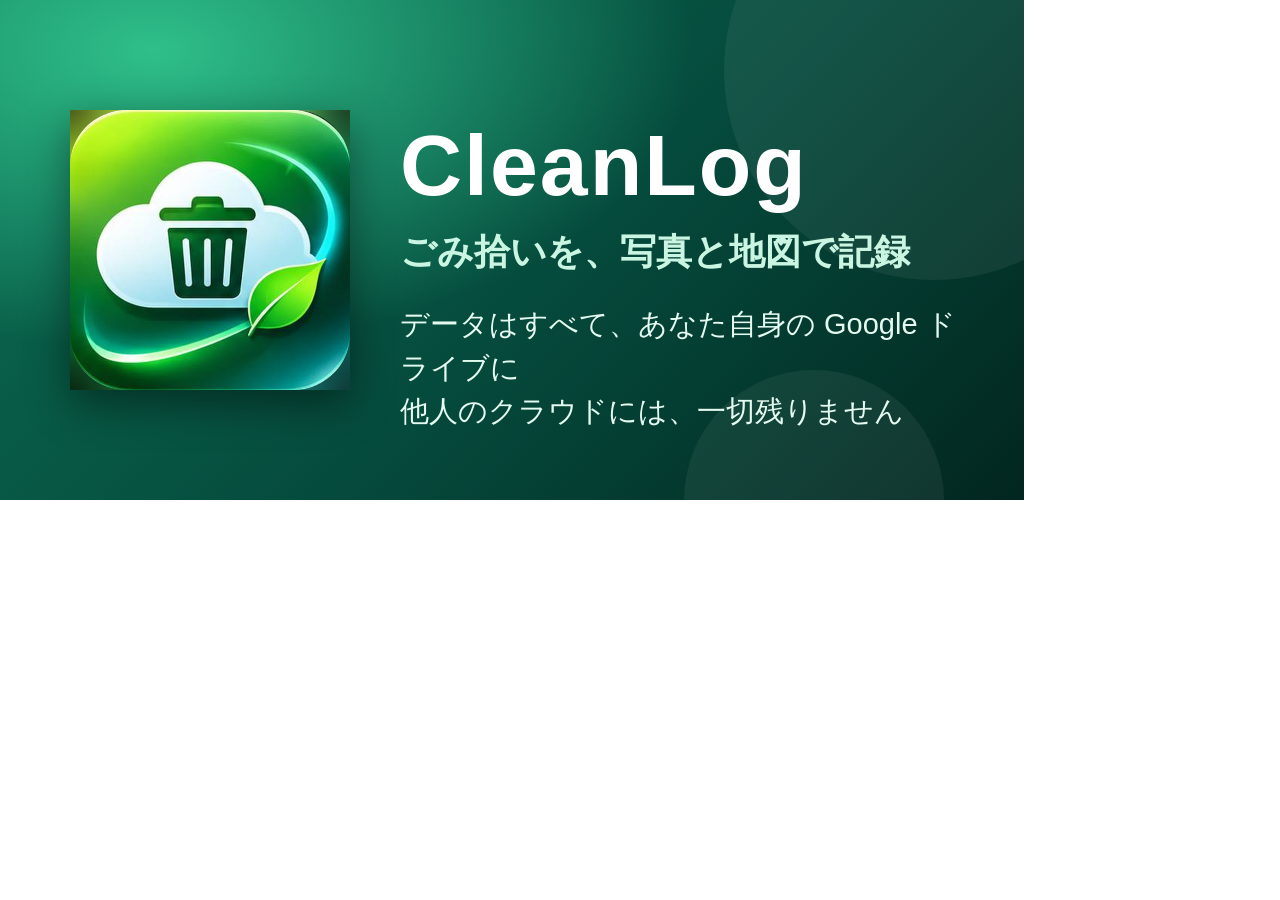
<file: android/store/feature.html>
<!doctype html><meta charset="utf-8">
<style>
html,body{margin:0}
.f{width:1024px;height:500px;position:relative;overflow:hidden;font-family:'Yu Gothic UI','Yu Gothic','Meiryo',sans-serif;color:#fff;background:radial-gradient(900px 500px at 15% 10%,#2fbf8a 0%,rgba(47,191,138,0) 60%),linear-gradient(135deg,#0b6e52 0%,#054a3c 55%,#02261f 100%)}
.f img{position:absolute;left:70px;top:110px;width:280px;height:280px;filter:drop-shadow(0 14px 22px rgba(0,0,0,.45))}
.t{position:absolute;left:400px;top:120px;right:40px}
h1{margin:0;font-size:86px;font-weight:900;letter-spacing:2px;line-height:1.05}
h2{margin:18px 0 0;font-size:36px;font-weight:700;color:#c9f5e2}
p{margin:26px 0 0;font-size:29px;line-height:1.5;color:#e4faf0}
.dot{position:absolute;border-radius:50%;background:rgba(255,255,255,.06)}
</style>
<div class="f">
 <div class="dot" style="width:420px;height:420px;right:-120px;top:-140px"></div>
 <div class="dot" style="width:260px;height:260px;right:80px;bottom:-130px"></div>
 <img src="icon-512.png">
 <div class="t"><h1>CleanLog</h1><h2>ごみ拾いを、写真と地図で記録</h2><p>データはすべて、あなた自身の Google ドライブに<br>他人のクラウドには、一切残りません</p></div>
</div>
</file>
